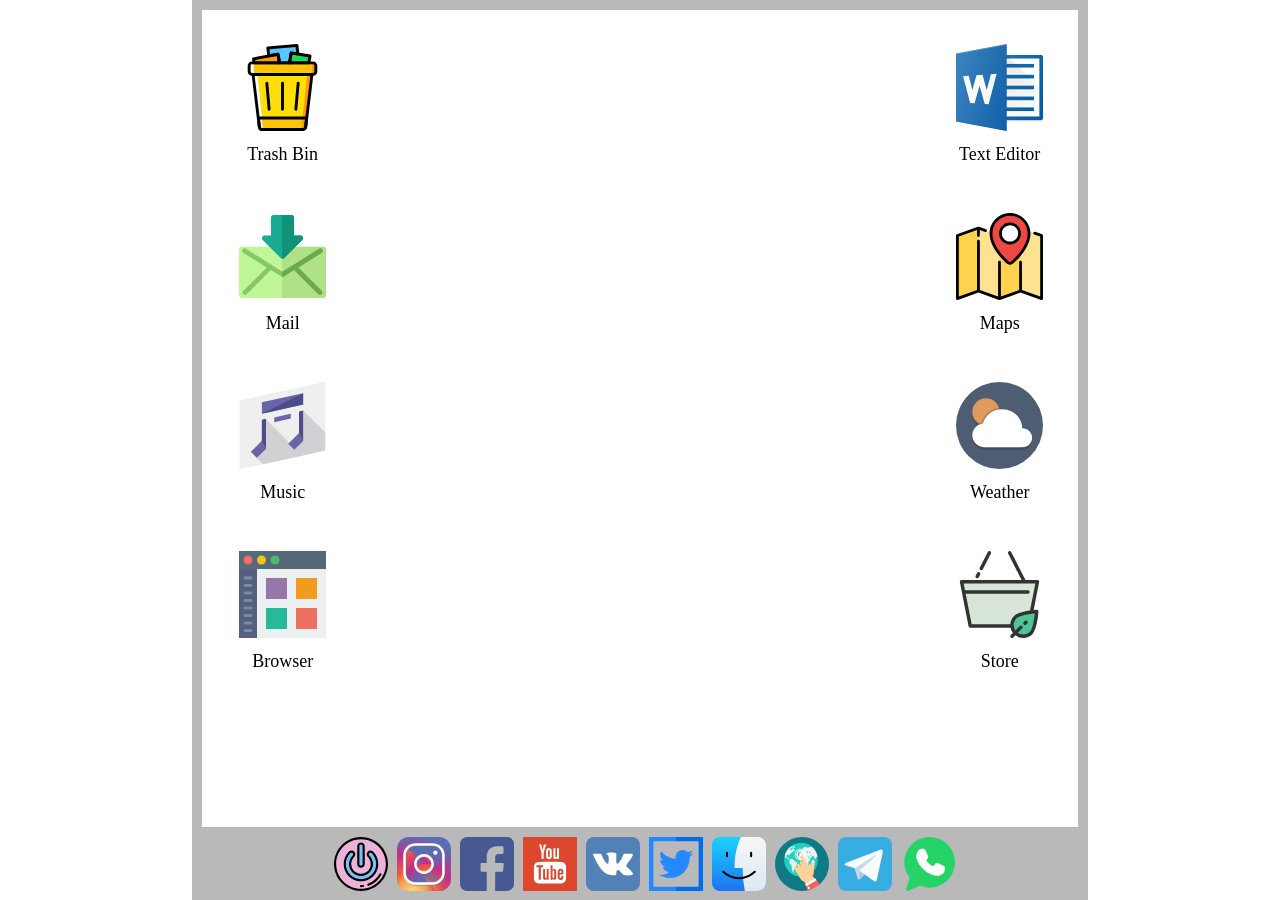
<file: index.html>
<!DOCTYPE html>
<html lang="en">
<head>
    <meta charset="UTF-8">
    <meta http-equiv="X-UA-Compatible" content="IE=edge">
    <meta name="viewport" content="width=device-width, initial-scale=1.0">
    <link rel="stylesheet" href="styles/style.css">
    <link rel="icon" href="img/favicon.ico" type="image/x-icon" sizes="180x180">
    <title>D&D</title>
    <script>

        // open in iframe
        function myFunction(name) {
            document.getElementById("open-w").style.display = "block";
            document.querySelector(".window_text_header").innerHTML = name;
        }
        //open in iframe
        
        //close_button 
        function functionClose() {
            document.getElementById("open-w").style.display = "none";
        }
        //close_button
    </script>
</head>
<body>
    <main>
        <div class="window">
            <div class="left_icons">
                <div class="desktop">
                    <a href="bin.html" target="iframe" onclick="myFunction('Trash')">
                        <div class="icon-image">
                            <img src="img/trash.svg" alt="trash">
                        </div>
                        <div class="icon-text">Trash Bin</div>
                    </a>
                </div>
                <div class="desktop">
                    <a href="mail.html" target="iframe" onclick="myFunction('Mail')">
                        <div class="icon-image">
                            <img src="img/mail.svg" alt="mail">
                        </div>
                        <div class="icon-text">Mail</div>
                    </a>
                </div>
                <div class="desktop">
                    <a href="music.html" target="iframe" onclick="myFunction('Music')">
                        <div class="icon-image">
                            <img src="img/music.svg" alt="music">
                        </div>
                        <div class="icon-text">Music</div>
                    </a>
                </div>
                <div class="desktop " >
                    <a href="google.html" target="iframe" onclick="myFunction('Browser')">
                        <div class="icon-image">
                            <img src="img/browser.svg" alt="browser">
                        </div>
                        <div class="icon-text">Browser</div>
                    </a>
                </div>
            </div>
            <!-- Window -->
        <div class="center_window">
            <div style="display: none;" id="open-w" class="open_window">
                <div class="window_header">
                    <p class="window_text_header m-1"></p>
                </div>
                <div class="window_header_two">
                    <button onclick="functionClose()" id="close_button" class="header_button">Close</button>
                </div>
                <div class="window_border">
                    <div class="window">
                        <!-- Iframe -->
                        <div class="iframe" style="width:100%; height: 100%;">
                            <iframe name="iframe" style="width: 100%; height: 100% " title="Iframe for browser"></iframe>
                        </div>
                        <!-- Iframe -->
                    </div>
                </div>  
            </div>
        </div>
            <!-- Window -->
            <div class="right_icons">
                <div class="desktop">
                    <a href="word.html" target="iframe" onclick="myFunction('Microsoft Word')">
                        <div class="icon-image">
                            <img src="img/text_editor.svg" alt="word">
                        </div>
                        <div class="icon-text">Text Editor</div>
                    </a>
                </div>
                <div class="desktop ">
                    <a href="https://www.google.com/maps/embed?pb=!1m18!1m12!1m3!1d41934.180997813804!2d53.74096548003092!3d56.469588781998446!2m3!1f0!2f0!3f0!3m2!1i1024!2i768!4f13.1!3m3!1m2!1s0x43e0ce2d23847373%3A0x2b4382efc1a24fca!2z0KHQsNGA0LDQv9GD0LssINGA0LXRgdC_0YPQsdC70LjQutCwINCj0LTQvNGD0YDRgtC40Y8!5e0!3m2!1sru!2sru!4v1652882570474!5m2!1sru!2sru" target="iframe"  onclick="myFunction('Maps')">
                        <div class="icon-image">
                            <img src="img/maps.svg" alt="map">
                        </div>
                        <div class="icon-text">Maps</div>
                    </a>
                </div>
                <div class="desktop">
                    <a href="https://rp5.ru/Погода_в_Сарапуле" target="iframe"  onclick="myFunction('Weather')">
                        <div class="icon-image">
                            <img src="img/weather_three.svg" alt="weather">
                        </div>
                        <div class="icon-text">Weather</div>
                    </a>
                </div>
                <div class="desktop">
                    <a href="https://media.5ka.ru/" target="iframe" onclick="myFunction('Store')">
                        <div class="icon-image">
                            <img src="img/store.svg" alt="store">
                        </div>
                        <div class="icon-text">Store</div>
                    </a>
                </div>
            </div>
        </div>
    </main>
    <footer>
        <div class="footer_icons">
            <a href="shutdown.html"><img src="img/power.svg" alt="power"></a>
            <a target="_blank" href="https://www.instagram.com/?hl=en"><img src="img/instagram.svg" alt="instagram"></a>
            <a target="_blank" href="https://www.facebook.com/"><img src="img/facebook.svg" alt="facebook"></a>
            <a target="_blank" href="https://www.youtube.com/"><img src="img/youtube2.svg" alt="youtube"></a>
            <a target="_blank" href="https://vk.com/"><img src="img/vk.svg" alt="VK"></a>
            <a target="_blank" href="https://twitter.com/?lang=en"><img src="img/twitter.svg" alt="twitter"></a>
            <a target="_blank" href="https://www.findernet.com/ru/russia/"><img src="img/finder.svg" alt="finder"></a>
            <a target="_blank" href=""><img src="img/finder2.svg" alt="finder2"></a>
            <a target="_blank" href="https://web.telegram.org/"><img src="img/telegram.svg" alt="telegram"></a>
            <a target="_blank" href="https://web.whatsapp.com/"><img src="img/whatsapp.svg" alt="whatsapp"></a>
        </div>
    </footer>
<!--Custom right click menu-->

    <!--links fir click menu-->
        <link href="https://fonts.googleapis.com/css2?family=Montserrat:wght@300;400;500;700&display=swap" rel="stylesheet">
        <link rel="stylesheet" href="https://cdnjs.cloudflare.com/ajax/libs/font-awesome/4.7.0/css/font-awesome.min.css">
    <!--links fir click menu-->

    <!--html for click menu-->
    <div id="contextMenu" class="context-menu" style="display: none"> 
        <ul class="menu"> 
            <li class="share"><a href="#"><i class="fa fa-share"></i> Share</a></li> 
            <li class="rename"><a href="#"><i class="fa fa-pencil"></i> Rename</a></li> 
            <li class="link"><a href="#"><i class="fa fa-link"></i> Copy Link Address</a></li> 
            <li class="copy"><a href="#"><i class="fa fa-copy"></i> Copy to</a></li> 
            <li class="paste"><a href="#"><i class="fa fa-paste"></i> Move to</a></li> 
            <li class="download"><a href="#"><i class="fa fa-download"></i> Download</a></li> 
            <li class="trash"><a href="#"><i class="fa fa-trash"></i> Delete</a></li> 
        </ul> 
    </div>
    <!--html for click menu-->

    <!--style for click menu-->
    <style>

        ul {
            list-style: none;
        }
        .context-menu { 
            position: absolute; 
        } 
        .menu {
            display: flex;
            flex-direction: column;
            background-color: #fff;
            border-radius: 10px;
            padding: 10px 0;
        }
        .menu > li > a {
            padding: 10px 30px 10px 15px;
            width: 100%;
            display: flex;
            align-items: center;
            position: relative;
            text-decoration: none;
            color: rgb(57, 57, 57);
            transition: 0.5s linear;
        }
        .menu li a:hover {
            background:#f1f3f7;
            color: #4b00ff;
        }
        .menu li a i {
            padding-right: 10px;
        }
        .menu li.trash a:hover {
            color: red;
        }
    </style>
    <!--style for click menu-->
    
    <!--script for click menu-->
    <script>
        document.onclick = hideMenu; 
        document.oncontextmenu = rightClick; 
 
         function hideMenu() { 
             document.getElementById("contextMenu") 
                     .style.display = "none" 
         } 
 
         function rightClick(e) { 
             e.preventDefault(); 
 
             if (document.getElementById("contextMenu") .style.display == "block"){ 
                 hideMenu(); 
             }
             else { 
                 var menu = document.getElementById("contextMenu")      
                 menu.style.display = 'block'; 
                 menu.style.left = e.pageX + "px"; 
                 menu.style.top = e.pageY + "px"; 
             } 
         } 
     </script>
    <!--script for click menu-->

<!--Custom right click menu-->
</body>
</html>
</file>
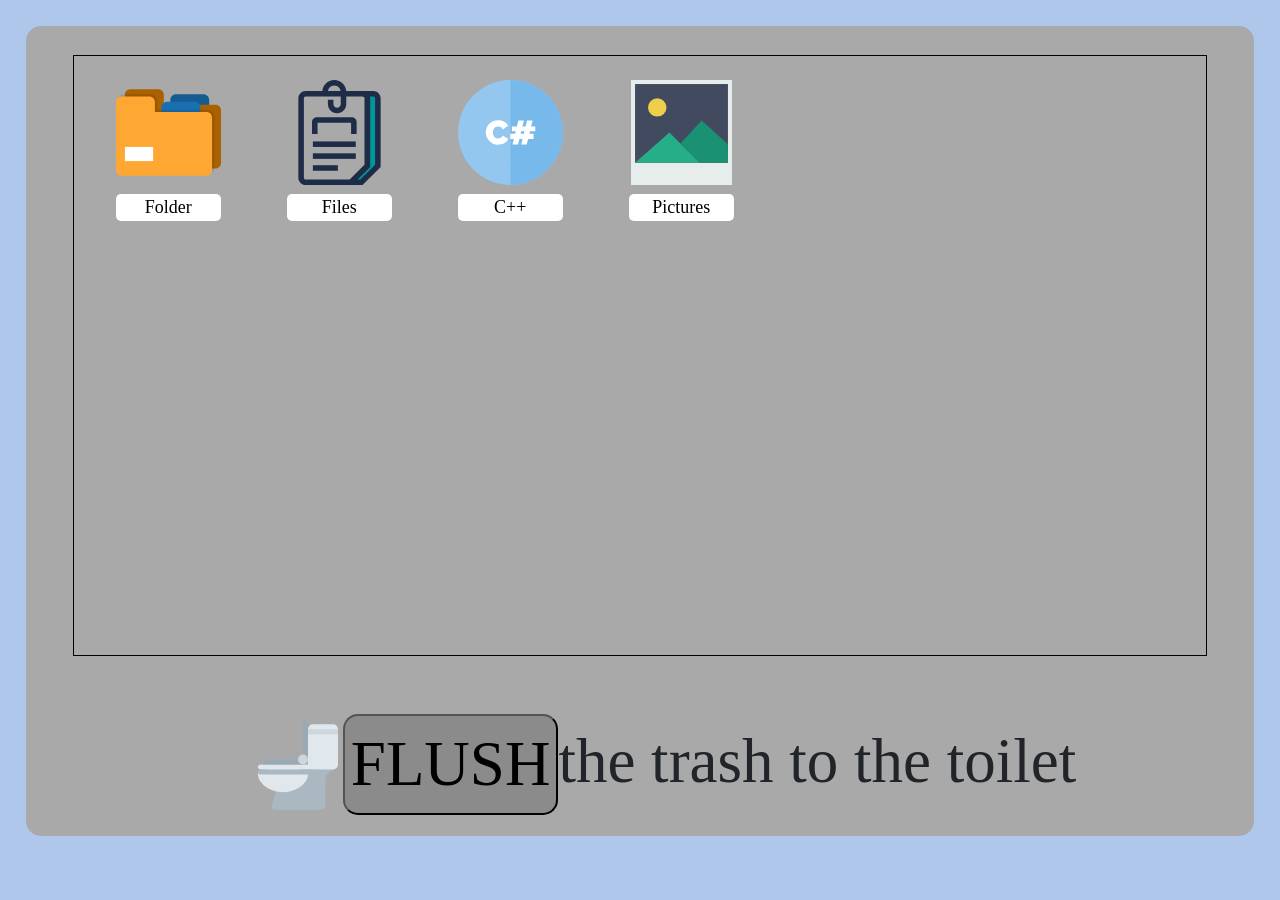
<file: bin.html>
<!DOCTYPE html>
<html lang="en">
<head>
    <meta charset="UTF-8">
    <meta http-equiv="X-UA-Compatible" content="IE=edge">
    <meta name="viewport" content="width=device-width, initial-scale=1.0">
    <link href="https://cdn.jsdelivr.net/npm/bootstrap@5.1.3/dist/css/bootstrap.min.css" rel="stylesheet" integrity="sha384-1BmE4kWBq78iYhFldvKuhfTAU6auU8tT94WrHftjDbrCEXSU1oBoqyl2QvZ6jIW3" crossorigin="anonymous">
    <script src="https://cdn.jsdelivr.net/npm/bootstrap@5.1.3/dist/js/bootstrap.bundle.min.js" integrity="sha384-ka7Sk0Gln4gmtz2MlQnikT1wXgYsOg+OMhuP+IlRH9sENBO0LRn5q+8nbTov4+1p" crossorigin="anonymous"></script>
    <link rel="stylesheet" href="styles/trash_bin.css">
    <link rel="icon" href="favicons/home.ico" type="image/x-icon">
    <title>D&D</title>
    <script>
        // clean trash-bin
        function myFunction() {
            let mutable = document.querySelectorAll(".trash_highlighting");
            for (let item in mutable) {
                mutable[item].style.display = "none";
            }
        }
        // clean trash-bin
    </script>
</head>
<body>
    <main>
        <div class="window">
            <div class="icons_trash">
                <div class="trash_highlighting ui-draggable ui-draggable-handle">
                        <div>
                            <img src="img/folder.svg" alt="mail">
                        </div>
                        <div class="icon-text">Folder</div>
                </div>
                <div class="trash_highlighting ui-draggable ui-draggable-handle">
                        <div>
                            <img src="img/files.svg" alt="mail">
                        </div>
                        <div class="icon-text">Files</div>
                </div>
                <div class="trash_highlighting ui-draggable ui-draggable-handle">
                        <div>
                            <img src="img/c.svg" alt="mail">
                        </div>
                        <div class="icon-text">C++</div>
                </div>
                <div class="trash_highlighting ui-draggable ui-draggable-handle">
                    <div>
                        <img src="img/picture.svg" alt="mail">
                    </div>
                    <div class="icon-text">Pictures</div>
                </div>
            </div>
        </div>
        <div class="foot">
            <img src="img/toilet.svg" alt="logo">
            <button onclick="myFunction()">FLUSH</button> the trash to the toilet
        </div>
        
    </main>
</body>
</html>
</file>
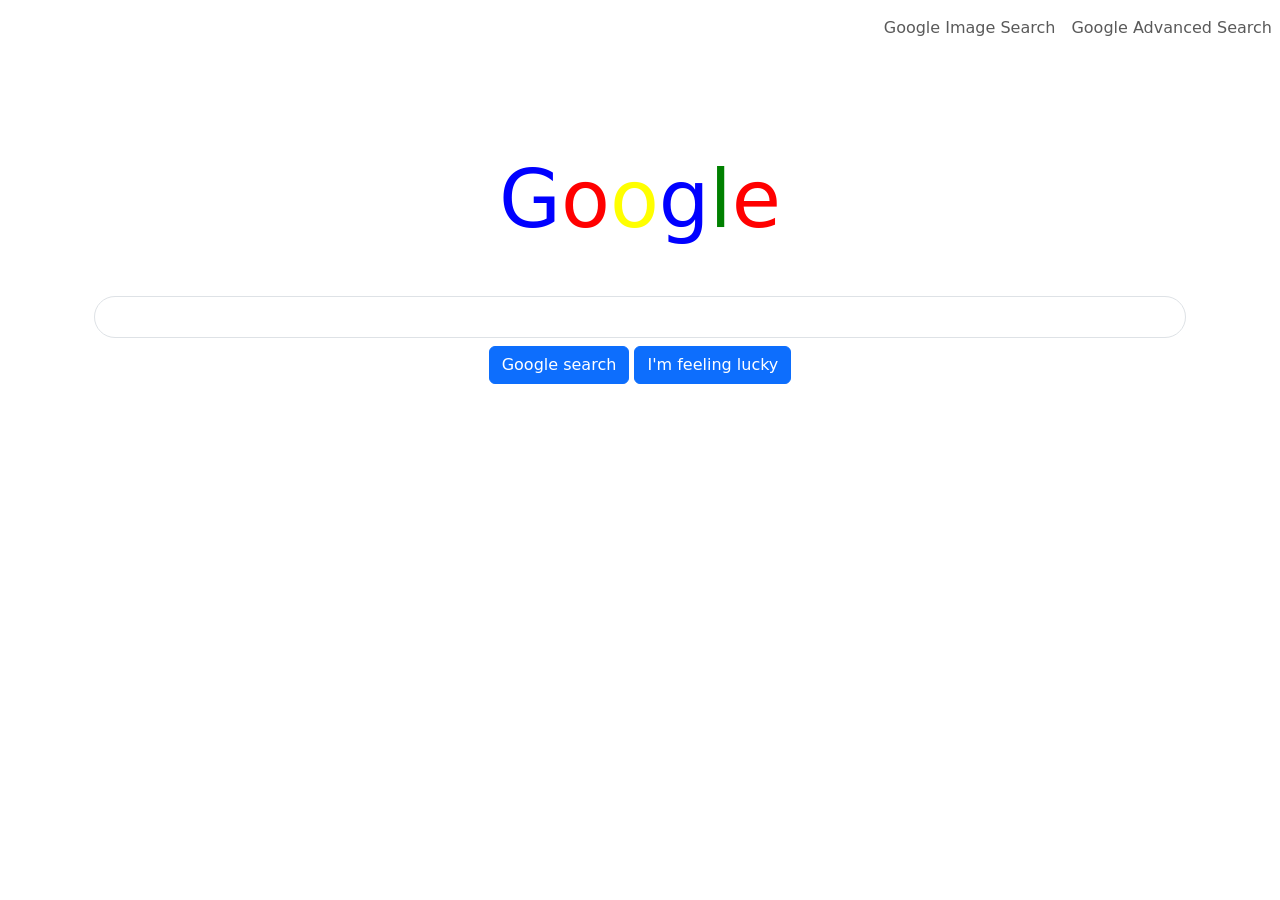
<file: google.html>
<!DOCTYPE html>
<html lang="en">
    <head>
        <title>Search</title>
        <script src="https://cdn.jsdelivr.net/npm/bootstrap@5.0.2/dist/js/bootstrap.bundle.min.js" integrity="sha384-MrcW6ZMFYlzcLA8Nl+NtUVF0sA7MsXsP1UyJoMp4YLEuNSfAP+JcXn/tWtIaxVXM" crossorigin="anonymous"></script>
        <link href="https://cdn.jsdelivr.net/npm/bootstrap@5.0.2/dist/css/bootstrap.min.css" rel="stylesheet" integrity="sha384-EVSTQN3/azprG1Anm3QDgpJLIm9Nao0Yz1ztcQTwFspd3yD65VohhpuuCOmLASjC" crossorigin="anonymous">
        <style>
            .input {
                border-radius: 50px;
            }

            .google_logo {
                font-weight: 500;
            }
        </style>
    </head>
    <body>
        <nav class="navbar navbar-expand">
            <ul class="navbar-nav ms-auto">
                <li class="nav-item"><a class="nav-link" href="google_images.html">Google Image Search</a></li>
                <li class="nav-item"><a class="nav-link" href="google_advanced.html">Google Advanced Search</a></li>
            </ul>
        </nav>
        <main class="text-center mx-auto pt-5 mt-5">
            <div class="container">
                <p class="google_logo display-1 mb-5"><span style="color:blue">G</span><span style="color:red">o</span><span style="color:yellow">o</span><span style="color:blue">g</span><span style="color:green">l</span><span style="color:red">e</span></p>
                <form action="https://www.google.com/search">
                    <div class="container-fluid mb-2">
                        <input class="p-2 px-5 input form-control" type="text" name="q">
                    </div>
                    <div>
                        <button class="btn btn-primary" type="submit">Google search</button>
                        <button class="btn btn-primary" name="btnI" value="I'm Feeling Lucky" type="submit">I'm feeling lucky</button>
                    </div>
                </form>
            </div>
        </main>
    </body>
</html>
</file>
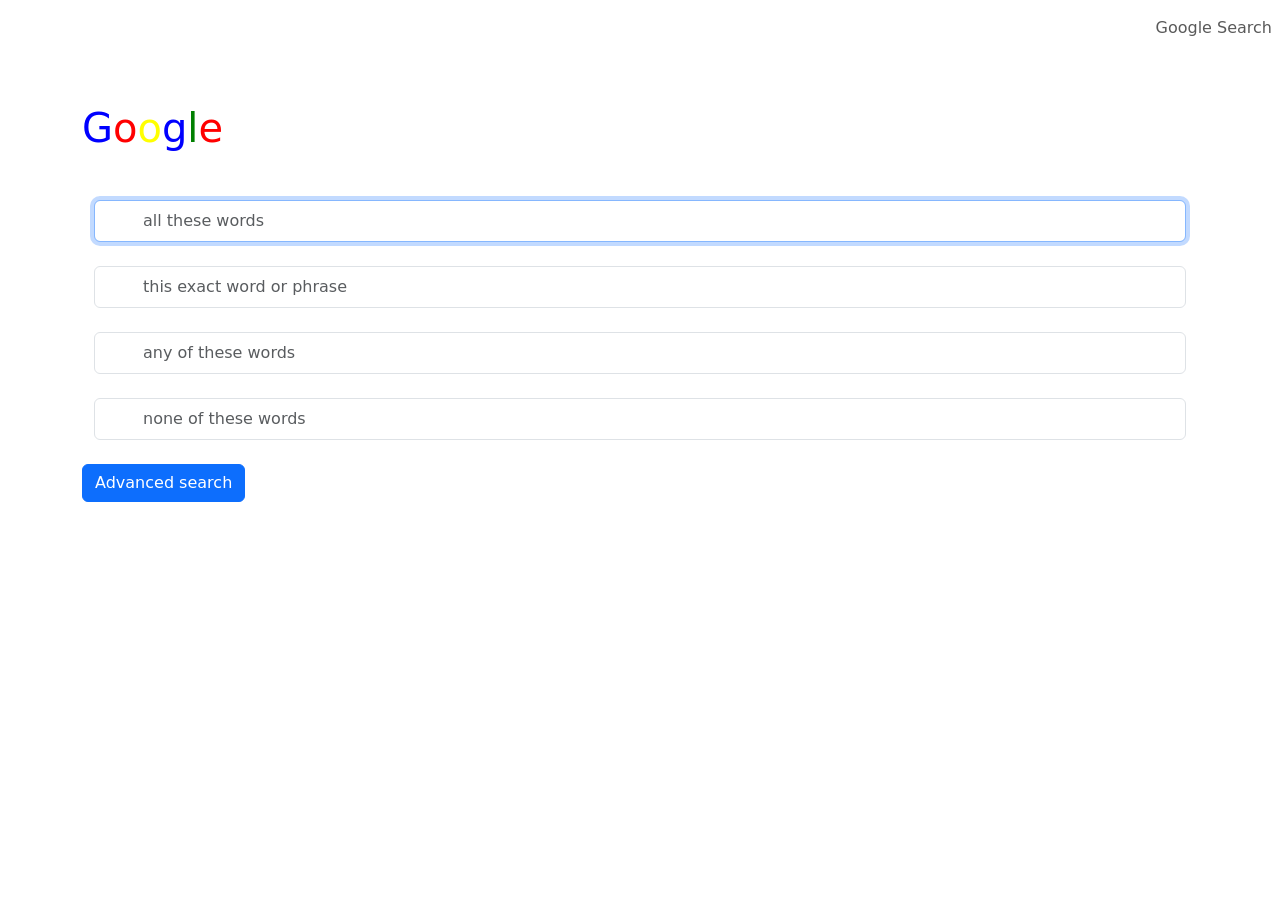
<file: google_advanced.html>
<!DOCTYPE html>
<html lang="en">
    <head>
        <title>Search</title>
        <script src="https://cdn.jsdelivr.net/npm/bootstrap@5.0.2/dist/js/bootstrap.bundle.min.js" integrity="sha384-MrcW6ZMFYlzcLA8Nl+NtUVF0sA7MsXsP1UyJoMp4YLEuNSfAP+JcXn/tWtIaxVXM" crossorigin="anonymous"></script>
        <link href="https://cdn.jsdelivr.net/npm/bootstrap@5.0.2/dist/css/bootstrap.min.css" rel="stylesheet" integrity="sha384-EVSTQN3/azprG1Anm3QDgpJLIm9Nao0Yz1ztcQTwFspd3yD65VohhpuuCOmLASjC" crossorigin="anonymous">
    </head>
    <body>
        <nav class="navbar navbar-expand">
            <ul class="navbar-nav ms-auto">
                <li class="nav-item"><a class="nav-link" href="google.html">Google Search</a></li>
            </ul>
        </nav>
        <style>
            .google_logo {
                font-weight: 500;
            }
        </style>
        <main class="text-left me-auto mt-5 pt-5s">
            <div class="container">
                <p class="display-6 google_logo mb-5"><span style="color:blue">G</span><span style="color:red">o</span><span style="color:yellow">o</span><span style="color:blue">g</span><span style="color:green">l</span><span style="color:red">e</span></p>
                <form action="https://www.google.com/search">
                    <div class="container-fluid mb-2">
                        <input autofocus placeholder="all these words" class="mb-4 p-2 px-5 input form-control" type="text" name="as_q">
                        <input placeholder="this exact word or phrase" class="mb-4 p-2 px-5 input form-control" type="text" name="as_epq">
                        <input placeholder="any of these words" class="mb-4 p-2 px-5 input form-control" type="text" name="as_oq">
                        <input placeholder="none of these words" class="mb-4 p-2 px-5 input form-control" type="text" name="as_eq">
                    </div>
                    <button class="btn btn-primary" type="submit">Advanced search</button>
                </form>
            </div>
        </main>
    </body>
</html>
</file>
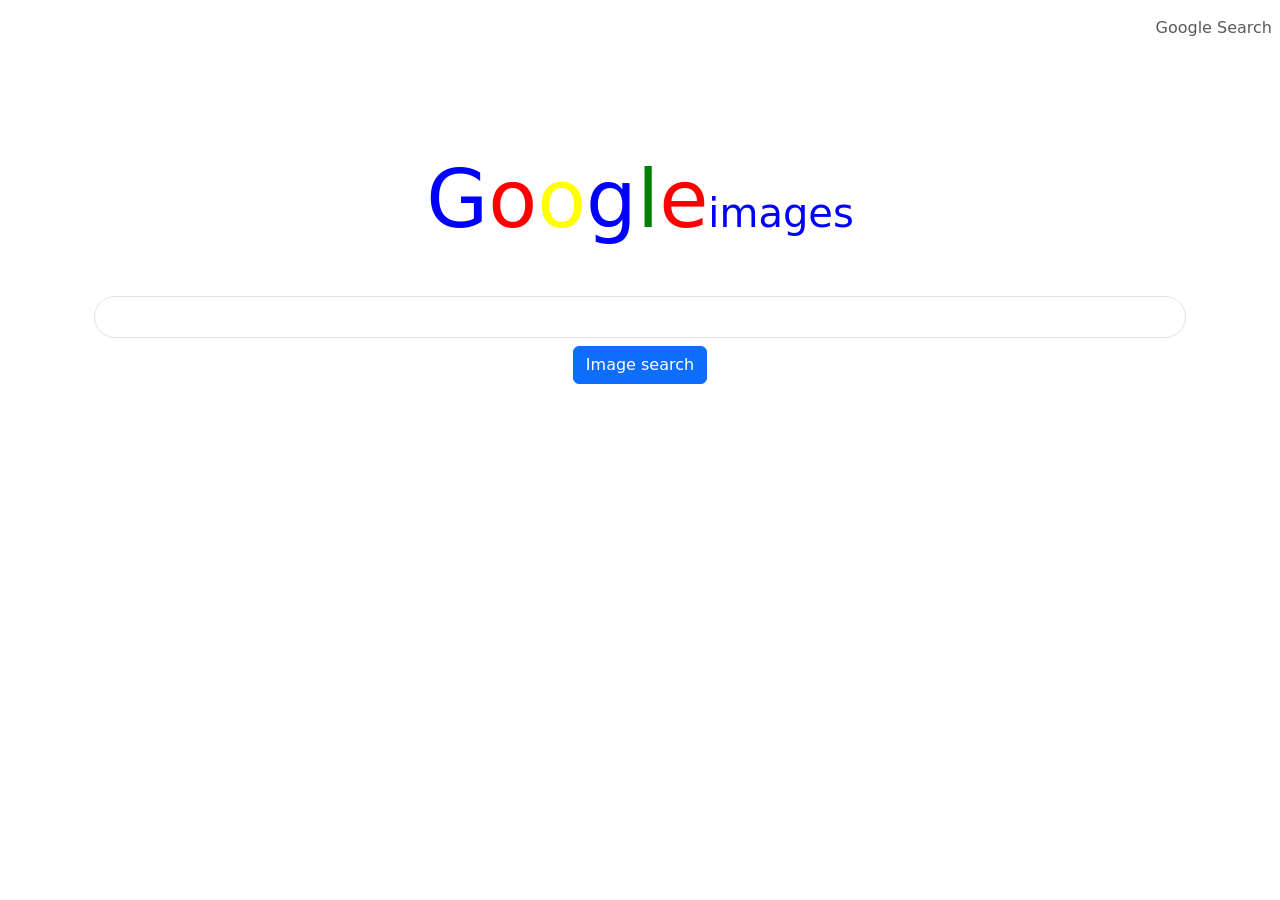
<file: google_images.html>
<!DOCTYPE html>
<html lang="en">
    <head>
        <title>Search</title>
        <script src="https://cdn.jsdelivr.net/npm/bootstrap@5.0.2/dist/js/bootstrap.bundle.min.js" integrity="sha384-MrcW6ZMFYlzcLA8Nl+NtUVF0sA7MsXsP1UyJoMp4YLEuNSfAP+JcXn/tWtIaxVXM" crossorigin="anonymous"></script>
        <link href="https://cdn.jsdelivr.net/npm/bootstrap@5.0.2/dist/css/bootstrap.min.css" rel="stylesheet" integrity="sha384-EVSTQN3/azprG1Anm3QDgpJLIm9Nao0Yz1ztcQTwFspd3yD65VohhpuuCOmLASjC" crossorigin="anonymous">
        <style>
            .input {
                border-radius: 50px;
            }

            .google_logo {
                font-weight: 500;
            }
        </style>
    </head>
    <body>
        <nav class="navbar navbar-expand">
            <ul class="navbar-nav ms-auto">
                <li class="nav-item"><a class="nav-link" href="google.html">Google Search</a></li>
            </ul>
        </nav>
        <main class="text-center mx-auto mt-5 pt-5">
            <div class="container">
                <p class="display-1 google_logo mb-5"><span style="color:blue">G</span><span style="color:red">o</span><span style="color:yellow">o</span><span style="color:blue">g</span><span style="color:green">l</span><span style="color:red">e</span><span class="display-6" style="color:blue">images</span></p>
                <form action="https://www.google.com/search">
                    <div class="container-fluid mb-2">
                        <input class="p-2 px-5 input form-control" type="text" name="q">
                        <input type="hidden" name="tbm" value="isch">
                    </div>
                    <button class="btn btn-primary" type="submit">Image search</button>
                </form>
            </div>
        </main>
    </body>
</html>
</file>
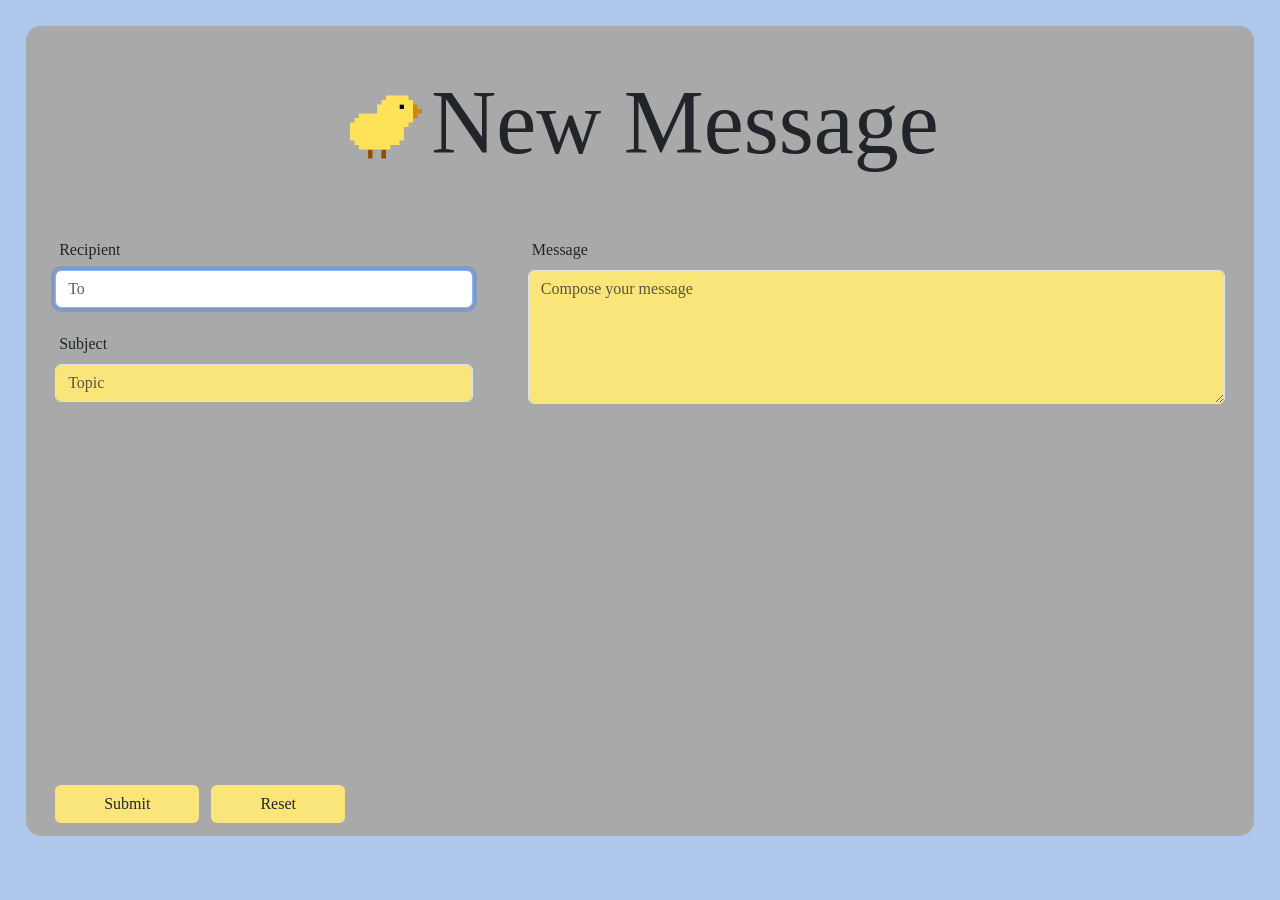
<file: mail.html>
<!DOCTYPE html>
<html lang="en">
<head>
    <meta charset="UTF-8">
    <meta http-equiv="X-UA-Compatible" content="IE=edge">
    <meta name="viewport" content="width=device-width, initial-scale=1.0">
    <link href="https://cdn.jsdelivr.net/npm/bootstrap@5.1.3/dist/css/bootstrap.min.css" rel="stylesheet" integrity="sha384-1BmE4kWBq78iYhFldvKuhfTAU6auU8tT94WrHftjDbrCEXSU1oBoqyl2QvZ6jIW3" crossorigin="anonymous">
    <script src="https://cdn.jsdelivr.net/npm/bootstrap@5.1.3/dist/js/bootstrap.bundle.min.js" integrity="sha384-ka7Sk0Gln4gmtz2MlQnikT1wXgYsOg+OMhuP+IlRH9sENBO0LRn5q+8nbTov4+1p" crossorigin="anonymous"></script>
    <link rel="stylesheet" href="styles/mail.css">
    <link rel="icon" href="favicons/home.ico" type="image/x-icon">
    <title>D&D</title>
</head>
<body>
    <main>
        <div class="head">
            <img src="img/logo_mail.svg" alt="logo">
            New Message
        </div>
        <form>
        <div class="forms mt-5">
                <div class="left_form">
                    <label class="form-label ms-1" for="fname">Recipient</label><br>
                    <input autocomplete="off" placeholder="To" required autofocus class="form-control" type="text" id="fname" name="fname"><br>
                    <label class="form-label ms-1" for="lname">Subject</label><br>
                    <input autocomplete="off" placeholder="Topic" required class="form-control" type="text" id="lname" name="lname">
                </div>
                <div class="right_form ms-2">
                    <label class="form-label ms-1" for="fname">Message</label><br>
                    <textarea autocomplete="off" placeholder="Compose your message" required class="form-control textarea" rows="5" maxlength="10000" type="text" id="fname" name="fname"></textarea>
                </div>
            </div>
            <div class="button_form mx-auto">
                <button type="submit" class="btn px-5">Submit</button>
                <button type="reset" class="btn ms-2 px-5">Reset</button>
            </div>
          </form>
    </main>
</body>
</html>
</file>
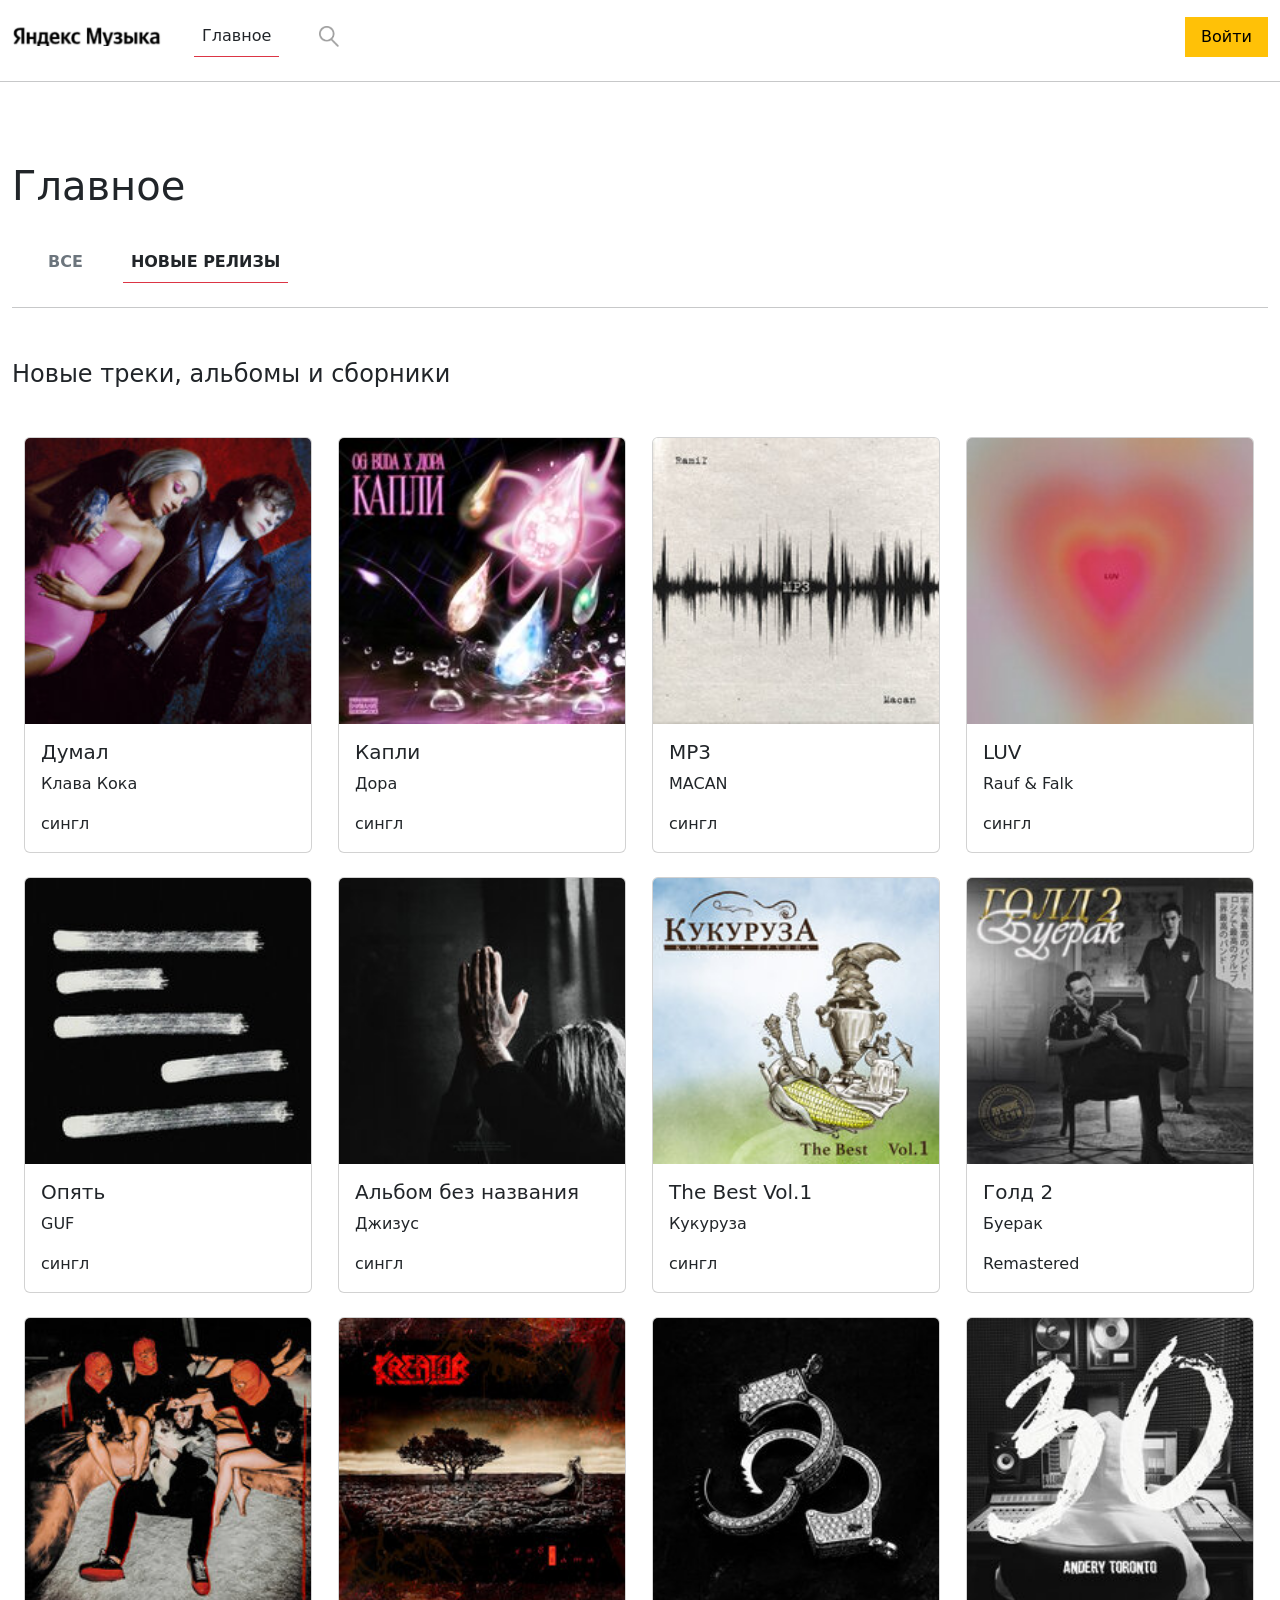
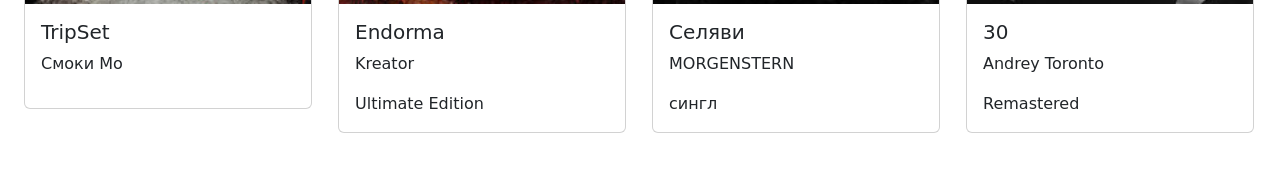
<file: releases.html>
<!DOCTYPE html>
<html lang="en">
<head>
    <meta charset="UTF-8">
    <meta http-equiv="X-UA-Compatible" content="IE=edge">
    <meta name="viewport" content="width=device-width, initial-scale=1.0">
    <link crossorigin="anonymous" href="https://cdn.jsdelivr.net/npm/bootstrap@5.1.3/dist/css/bootstrap.min.css" integrity="sha384-1BmE4kWBq78iYhFldvKuhfTAU6auU8tT94WrHftjDbrCEXSU1oBoqyl2QvZ6jIW3" rel="stylesheet">
    <script crossorigin="anonymous" src="https://cdn.jsdelivr.net/npm/bootstrap@5.1.3/dist/js/bootstrap.bundle.min.js" integrity="sha384-ka7Sk0Gln4gmtz2MlQnikT1wXgYsOg+OMhuP+IlRH9sENBO0LRn5q+8nbTov4+1p"></script>
    <!--<link href="images/favicon.svg" rel="icon">-->
    <link href="styles/music.css" rel="stylesheet">
    <title>Yandex Music</title>
</head>
<body>
    <nav class="navbar navbar-expand-md">
        <div class="container-fluid">
            <a class="navbar-brand" href="/"><img class="rounded" style="max-width: 150px;" src="img/logo.jpg"></a>
                <ul class="navbar-nav me-auto mt-2">
                    <li class="nav-item px-3"><a class="nav-link text-dark border-bottom border-danger" href="music.html">Главное</a></li>
                    <li class="nav-item px-3"><a class="nav-link" href="#"><img style="max-width: 20px;" src="img/search.png"></a></li>
                </ul>
                <ul class="navbar-nav ms-auto mt-2">
                    <li class="nav-item"><button class="bg-warning border-0 p-2 px-3">Войти</button></li>
                </ul>
        </div>
    </nav>
    <hr>
    <main class="container-fluid py-5">
        <div>
            <h1 class="my-3">Главное</h1>
            <nav class="navbar navbar-expand-md">
                <div class="container-fluid">
                    <ul class="navbar-nav me-auto mt-2">
                        <li class="nav-item px-3"><a class="nav-link text-secondary fw-bolder" href="music.html">ВСЕ</a></li>
                        <li class="nav-item px-3"><a class="nav-link text-dark border-bottom border-danger fw-bolder" href="releases.html">НОВЫЕ РЕЛИЗЫ</a></li>
                    </ul>
                </div>
            </nav>
            <hr>
        </div>
        <div class="mt-5 pt-1">
            <h4 class="mb-5">Новые треки, альбомы и сборники</h4>
            <div class="row row-cols-2 row-cols-md-4 g-4 mx-auto">
                <div class="col">
                    <div class="card" style="width: 18rem;">
                        <img src="img/rel1.jfif" class="card-img-top" alt="album photo">
                        <div class="card-body">
                            <h5 class="card-title">Думал</h5>
                            <p class="card-text">Клава Кока</p>
                            <p class="card-text">сингл</p>
                        </div>
                    </div>
                </div>
                <div class="col">
                    <div class="card" style="width: 18rem;">
                        <img src="img/rel2.jfif" class="card-img-top" alt="album photo">
                        <div class="card-body">
                            <h5 class="card-title">Капли</h5>
                            <p class="card-text">Дора</p>
                            <p class="card-text">сингл</p>
                        </div>
                    </div>
                </div>
                <div class="col">
                    <div class="card" style="width: 18rem;">
                        <img src="img/rel3.jfif" class="card-img-top" alt="album photo">
                        <div class="card-body">
                            <h5 class="card-title">MP3</h5>
                            <p class="card-text">MACAN</p>
                            <p class="card-text">сингл</p>
                        </div>
                    </div>
                </div>
                <div class="col">
                    <div class="card" style="width: 18rem;">
                        <img src="img/rel4.jpg" class="card-img-top" alt="album photo">
                        <div class="card-body">
                            <h5 class="card-title">LUV</h5>
                            <p class="card-text">Rauf & Falk</p>
                            <p class="card-text">сингл</p>
                        </div>
                    </div>
                </div>
                <div class="col">
                    <div class="card" style="width: 18rem;">
                        <img src="img/rel5.jfif" class="card-img-top" alt="album photo">
                        <div class="card-body">
                            <h5 class="card-title">Опять</h5>
                            <p class="card-text">GUF</p>
                            <p class="card-text">сингл</p>
                        </div>
                    </div>
                </div>
                <div class="col">
                    <div class="card" style="width: 18rem;">
                        <img src="img/rel6.jfif" class="card-img-top" alt="album photo">
                        <div class="card-body">
                            <h5 class="card-title">Альбом без названия</h5>
                            <p class="card-text">Джизус</p>
                            <p class="card-text">сингл</p>
                        </div>
                    </div>
                </div>
                <div class="col">
                    <div class="card" style="width: 18rem;">
                        <img src="img/rel7.jfif" class="card-img-top" alt="album photo">
                        <div class="card-body">
                            <h5 class="card-title">The Best Vol.1</h5>
                            <p class="card-text">Кукуруза</p>
                            <p class="card-text">сингл</p>
                        </div>
                    </div>
                </div>
                <div class="col">
                    <div class="card" style="width: 18rem;">
                        <img src="img/rel8.jfif" class="card-img-top" alt="album photo">
                        <div class="card-body">
                            <h5 class="card-title">Голд 2</h5>
                            <p class="card-text">Буерак</p>
                            <p class="card-text">Remastered</p>
                        </div>
                    </div>
                </div>
                <div class="col">
                    <div class="card" style="width: 18rem;">
                        <img src="img/rel9.jfif" class="card-img-top" alt="album photo">
                        <div class="card-body">
                            <h5 class="card-title">TripSet</h5>
                            <p class="card-text">Смоки Мо</p>
                            <p class="card-text"></p>
                        </div>
                    </div>
                </div>
                <div class="col">
                    <div class="card" style="width: 18rem;">
                        <img src="img/rel10.jfif" class="card-img-top" alt="album photo">
                        <div class="card-body">
                            <h5 class="card-title">Endorma</h5>
                            <p class="card-text">Kreator</p>
                            <p class="card-text">Ultimate Edition</p>
                        </div>
                    </div>
                </div>
                <div class="col">
                    <div class="card" style="width: 18rem;">
                        <img src="img/rel11.jfif" class="card-img-top" alt="album photo">
                        <div class="card-body">
                            <h5 class="card-title">Селяви</h5>
                            <p class="card-text">MORGENSTERN</p>
                            <p class="card-text">сингл</p>
                        </div>
                    </div>
                </div>
                <div class="col">
                    <div class="card" style="width: 18rem;">
                        <img src="img/rel12.jfif" class="card-img-top" alt="album photo">
                        <div class="card-body">
                            <h5 class="card-title">30</h5>
                            <p class="card-text">Andrey Toronto</p>
                            <p class="card-text">Remastered</p>
                        </div>
                    </div>
                </div>
            </div>
        </div>

        
    </main>
    <footer class="container-fluid text-center">

    </footer>
</body>
</html>
</file>
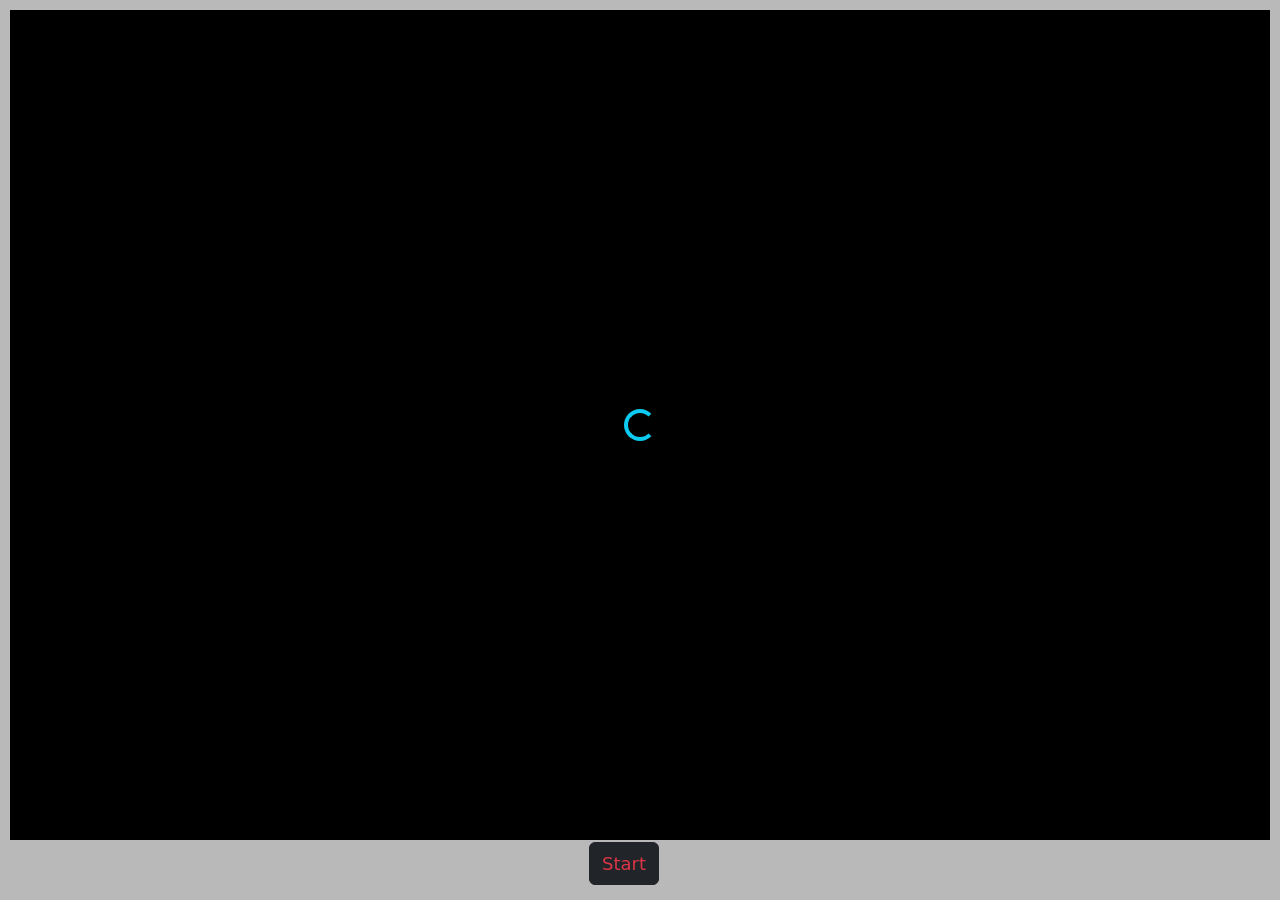
<file: shutdown.html>
<!DOCTYPE html>
<html lang="en">
<head>
    <meta charset="UTF-8">
    <meta http-equiv="X-UA-Compatible" content="IE=edge">
    <meta name="viewport" content="width=device-width, initial-scale=1.0">
    <link href="https://cdn.jsdelivr.net/npm/bootstrap@5.1.3/dist/css/bootstrap.min.css" rel="stylesheet" integrity="sha384-1BmE4kWBq78iYhFldvKuhfTAU6auU8tT94WrHftjDbrCEXSU1oBoqyl2QvZ6jIW3" crossorigin="anonymous">
    <script src="https://cdn.jsdelivr.net/npm/bootstrap@5.1.3/dist/js/bootstrap.bundle.min.js" integrity="sha384-ka7Sk0Gln4gmtz2MlQnikT1wXgYsOg+OMhuP+IlRH9sENBO0LRn5q+8nbTov4+1p" crossorigin="anonymous"></script>
    <link rel="stylesheet" href="styles/shutdown.css">
    <title>D&D shutdown screen</title>
</head>
<body>
    <main>
        <img src="img/bacground_two.jpg" alt="background" class="background_one">
            <div class="screen">
                <div class="spinner-border text-info"></div>
            </div>
            <div class="footer_screen">
                <div class="foot_button">
                    <div class="power ">
                        <div class="btn-group">
                            <button type="button" class="btn btn-primary drop-toggle btn-dark"><a class="text-danger text-decoration-none" href="index.html">Start</a></button>
                    </div>
                </div>
            </div>
    </main>
</body>
</html>
</file>
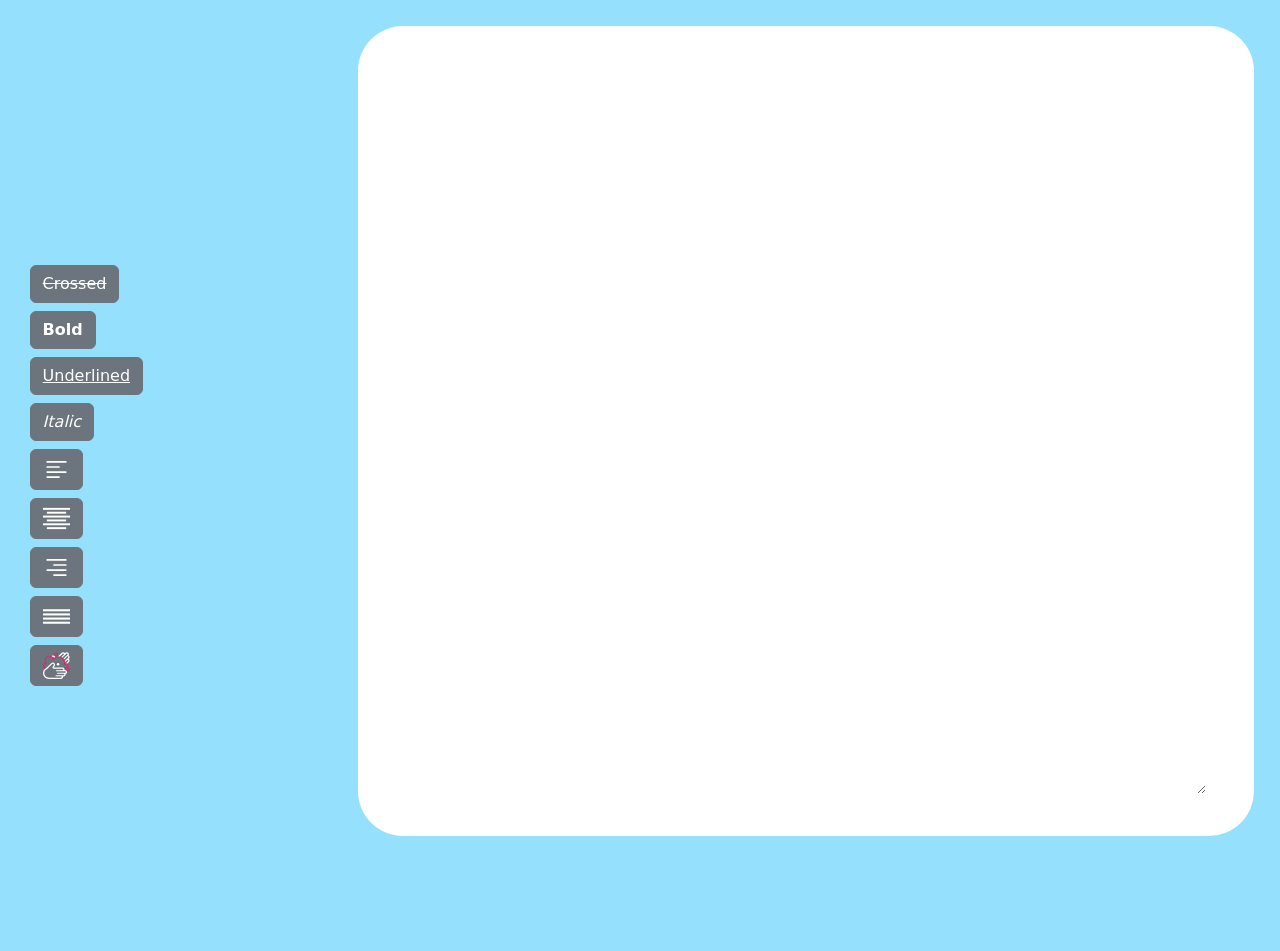
<file: word.html>
<!DOCTYPE html>
<html lang="en">
    <head>
        <title>Search</title>
        <link rel="stylesheet" href="styles/word.css">
        <script src="https://cdn.jsdelivr.net/npm/bootstrap@5.0.2/dist/js/bootstrap.bundle.min.js" integrity="sha384-MrcW6ZMFYlzcLA8Nl+NtUVF0sA7MsXsP1UyJoMp4YLEuNSfAP+JcXn/tWtIaxVXM" crossorigin="anonymous"></script>
        <link href="https://cdn.jsdelivr.net/npm/bootstrap@5.0.2/dist/css/bootstrap.min.css" rel="stylesheet" integrity="sha384-EVSTQN3/azprG1Anm3QDgpJLIm9Nao0Yz1ztcQTwFspd3yD65VohhpuuCOmLASjC" crossorigin="anonymous">
    </head>
    <script>
        function crossed() {
           document.getElementById("input").value;
        }

        function bold() {
            let input = document.getElementById("input").arguments
        }

    </script>
    <body>
        <nav class="navbar">
            <ul class="navbar-nav">
                <li class="nav-item m-1"><button onclick="crossed()" class="btn btn-secondary"><s>Crossed</s></button></li>
                <li class="nav-item m-1"><button onclick="bold()" class="btn btn-secondary"><strong>Bold</strong></button></li>
                <li class="nav-item m-1"><button onclick="underlined()" class="btn btn-secondary"><u>Underlined</u></button></li>
                <li class="nav-item m-1"><button onclick="italic()" class="btn btn-secondary"><em>Italic</em></button></li>
                <li class="nav-item m-1"><button onclick="left()" class="btn btn-secondary"><img src="img/word/text_left.svg" alt="text_left" class="image_button"></button></li>
                <li class="nav-item m-1"><button onclick="center()" class="btn btn-secondary"><img src="img/word/text_center.svg" alt="text_center" class="image_button"></button></li>
                <li class="nav-item m-1"><button onclick="right()" class="btn btn-secondary"><img src="img/word/text_right.svg" alt="text_right" class="image_button"></button></li>
                <li class="nav-item m-1"><button onclick="justify()" class="btn btn-secondary"><img src="img/word/text_justify.svg" alt="text_justify" class="image_button"></button></li>
                <li class="nav-item m-1"><button onclick="clean()" class="btn btn-secondary"><img src="img/word/wash.svg" alt="clean" class="image_button"></button></li>
            </ul>
        </nav>
        <main class="p-5">
            <textarea id="input" autofocus autocomplete="off" rows="1"></textarea>
        </main>
    </body>
</html>
</file>
<file: styles/style.css>
/*ALL*/
* {
    padding: 0%;
    margin: 0%;
    box-sizing: border-box;
    overflow: hidden;
    font-family: "dogica_pixelregular";
}
/*ALL*/

/*BACKGROUND*/
body {
    width: 100%;
    height:100%;
    background-image: url('https://s1.1zoom.ru/b5050/434/Watch_Dogs_Men_Aiden_440820_3840x2400.jpg');
    background-size: cover; 
}
/*BACKGROUND*/

/*MAIN WINDOW*/
main {
    border: 10px solid #b9b9b9;
    width: 70%;
    height: 93vh;
    background-image: url('https://vgtimes.ru/uploads/gallery/main/143600/watch_dogs_watch_dogs_2-1330807.jpg');
    background-size: cover;
    margin: auto;
}

.window {
    justify-content: space-between;
    display: flex;
}

.left_icons {
    display: inline-block;
    vertical-align: top;
    margin-top: 10px;
    height: calc(100vh - 100px);
    text-decoration: none;
}

.right_icons {
    display: inline-block;
    vertical-align: top;
    margin-top: 10px;
    height: calc(100vh - 100px);
    text-decoration: none;
}

.desktop {
    position: relative;
    display: block;
    width: 15vh;
    text-align: center;
    padding: 24px;
    align-items: center;
}

.desktop:hover {
    border: 1px dotted red;
    background: rgba(192,143,143);
}

.icon-text {
    font-family: "dogica_pixelregular";
    font-size: 2vh;
    background-color: white;
    color: black;
    border-radius: 5px;
    margin-top: 1vh;
}
.desktop a {
    align-items: center;
    text-decoration: none;
}
/*MAIN WINDOW*/

/*FOOTER*/
footer {
    width: 70%;
    height: 7vh;
    background-color: #b9b9b9;
    margin: auto;
}

.footer_icons {
    display: flex;
    justify-content: center;
}

.footer_icons a img {
    max-width: 100%;
    margin-left: 1vh;
}

.footer_icons a {
    width: 7vh;
}
/*FOOTER*/

/** IFRAME **/
.center_window {
    width: 70%;
    height: 100%;
    display: flex;
    align-items: center;
}

.open_window {
    border: 1px solid #b9b9b9;
    width: 90vh;
    height: 70vh;
}

.window_header {
    background-color: #991d1d;
    height: 5%;
    width: 100%;
    font-family: "dogica_pixelregular";
    text-decoration: none;
    color: white;
    align-items: center;
    justify-content: center;
    display: flex;
    padding: 10px;
    border-bottom: 1px solid #b9b9b9;
}

.window_header_two {
    background-color: #991d1d;
    height: 5%;
    width: 100%;
    color: white;
    font-size: 13px;
    font-family: "dogica_pixelregular";
    align-items: center;
    display: flex;
    justify-content: start;
    padding-left: 1%;
}

.window_header_two a {
    background-color: #b9b9b9;
    width: 7vh;
    border-radius: 5px;
    padding-left: 3px;
    padding-right: 3px;
    font-size: 13px;
    font-family: "dogica_pixelregular";
    align-items: center;
    display: flex;
    text-align: center;
    justify-content: center;
    text-decoration: none;
    color: #000;
    margin-left: 1vh;
}

.window_header_two a:hover {
    width: 7vh;
    height: 3vh;
    text-decoration: underline;
}

.window_border {
    background-color: #b9b9b9;
    width: 100%;
    height: 100%;
}

.window {
    width: 97%;
    height: 97%;
    margin: auto;
    display: flex;
    border-top:0;
}

.icons_trash {
    background-color: gray;
    width: 100%;
    height: 24%;
    margin-top: 2%;
    display: flex;
    
}

.trash_highlighting {
    position: relative;
    display: block;
    width: 12vh;
    height: 16vh;
    text-align: center;
    padding: 24px;
    align-items: center;
    margin-left: 2vh;
}

.trash_highlighting:hover {
    border: 1px dotted red;
    background: rgba(192,143,143);
}

.trash_highlighting a {
    text-decoration: none;
}

.header_button {
    background-color: #b9b9b9;
    width: 7vh;
    border-radius: 5px;
    padding-left: 3px;
    padding-right: 3px;
    font-size: 13px;
    font-family: "dogica_pixelregular";
    align-items: center;
    display: flex;
    text-align: center;
    justify-content: center;
    text-decoration: none;
    color: #000;
    margin-left: 1vh;   
    border: 0; 
}

.header_button:hover {
    width: 7vh;
    height: 3vh;
    text-decoration: underline;
}
/** trash-bin **/
</file>
<file: styles/trash_bin.css>
body {
    display: flex;
    justify-content: center;
    align-items: center;
    background-color: rgba(49, 111, 206, 0.39);
    padding: 2%;
}
.foot img {
    width: 10vh;
}
main {
    width: 100%;
    height: 90vh;
    background-color: darkgray;
    border: 5px solid darkgray;
    border-radius: 15px;
    position: relative;
    padding: 2%;
}
main form {
    font-family: "dogica_pixelregular";
}
input {
    max-width: 90%;
}
.foot {
    display: flex;
    justify-content: space-around;
    width: 100%;
    font-size: 7vh;
    font-family: "dogica_pixelregular";
    display: flex;
    justify-content: center;
    position: absolute;
    bottom: 2%;
}
button {
    background-color: rgb(139, 139, 139);
    border-radius: 15px;
}
.window {
    display: flex;
    width: 97%;
    height: 80%;
    margin: auto;
    display: flex;
    border: 1px solid #000;
}
.trash_highlighting {
    display: block;
    width: 17vh;
    height: 22vh;
    text-align: center;
    padding: 24px;
    align-items: center;
    margin-left: 2vh;
}
.trash_highlighting:hover {
    border: 1px dotted red;
    background: rgba(192,143,143);
}
.trash_highlighting a {
    text-decoration: none;
}
.icons_trash {
    display: flex;
}
.icon-text {
    font-family: "dogica_pixelregular";
    font-size: 2vh;
    background-color: white;
    color: black;
    border-radius: 5px;
    margin-top: 1vh;
}
</file>
<file: styles/mail.css>
body {
    display: flex;
    justify-content: center;
    align-items: center;
    background-color: rgba(49, 111, 206, 0.39);
    padding: 2%;
}
.head img {
    width: 10vh;
}
main {
    width: 100%;
    height: 90vh;
    background-color: darkgray;
    border: 5px solid darkgray;
    border-radius: 15px;
    position: relative;
    padding: 2%;
}
main form {
    font-family: "dogica_pixelregular";
}
input {
    max-width: 90%;
}
.head {
    display: flex;
    justify-content: space-around;
    width: 100%;
    background-color: white;
    font-size: 10vh;
    background-color: darkgrey;
    font-family: "dogica_pixelregular";
    display: flex;
    justify-content: center;
}
.forms {
    display: flex;
}
.left_form {
    width: 40%;
}
.right_form {
    width: 60%;
}
.button_form {
    bottom: 1%;
    position: absolute;
}
.button_form button {
    background-color: rgb(250, 229, 123);
}
.message {
    box-sizing: border-box;
    width: 100%;
}
.textarea {
    width: 100%;
}
.form-control {
    background-color: rgb(250, 229, 123);
}
</file>
<file: styles/music.css>
.card {
    transition: 0.5s;
}
.card:hover {
    transform: scale(1.07);
    border-color: rgb(255, 204, 0);
    border-width: 3px;
}
</file>
<file: styles/shutdown.css>
* {
    padding: 0%;
    margin: 0%;
    box-sizing: border-box;
}
a {
    cursor: pointer;
}
html {
    max-height: 100%;
}
body {
    max-height:100%;
    background-attachment:fixed;
}
.background_one {
    width: 100%;
    height: 100vh;
    position: fixed;
    z-index: -5;
}
.screen {
    border-left: 10px solid #b9b9b9;
    border-right: 10px solid #b9b9b9;
    border-top: 10px solid #b9b9b9;
    padding: 0px;
    height: calc(100vh - 60px);
    max-width: 1366px;
    margin-left: auto !important;
    margin: 0 auto;
    overflow: hidden;
    background-color: black;
    display: flex;
    justify-content: center;
    align-items: center;
}

.footer_screen {
    height: calc(100vh - 60px);
    background-color: #b9b9b9;
    max-width: 1366px;
    max-height: 60px;
    margin-left: auto !important;
    margin: 0 auto;
}
.power {
    max-width: 5vh;
    margin-left: 47%;
    justify-content: center;
    display: flex;
    align-items: center;
    text-align: center;
}
.power img {
    margin-top: 0.6vh;
    margin-left: 1vh;
}
.btn-group {
    height: 5vh;
    padding-top: 5%;
}
.btn-group button a {
    font-size: 18px;
}
</file>
<file: styles/word.css>
* {
    margin: 0;
    padding: 0;
    overflow: hidden;
}

body {
    background-color: rgb(149, 225, 253) !important;
    height: 100vh;
    display: flex;
    padding: 2%;
}

nav {
    top: 0;
    position: fixed;
    height: 100vh;
    width: 30%;
}

main {
    background-color: white;
    width: 80%;
    height: 90vh;
    border-radius: 5vh;
}

.image_button {
    width: 3vh;
    filter: invert(1);
}

textarea {
    border: 0;
    width: 100%;    
    height: 80vh;
    outline: none;
}
</file>
